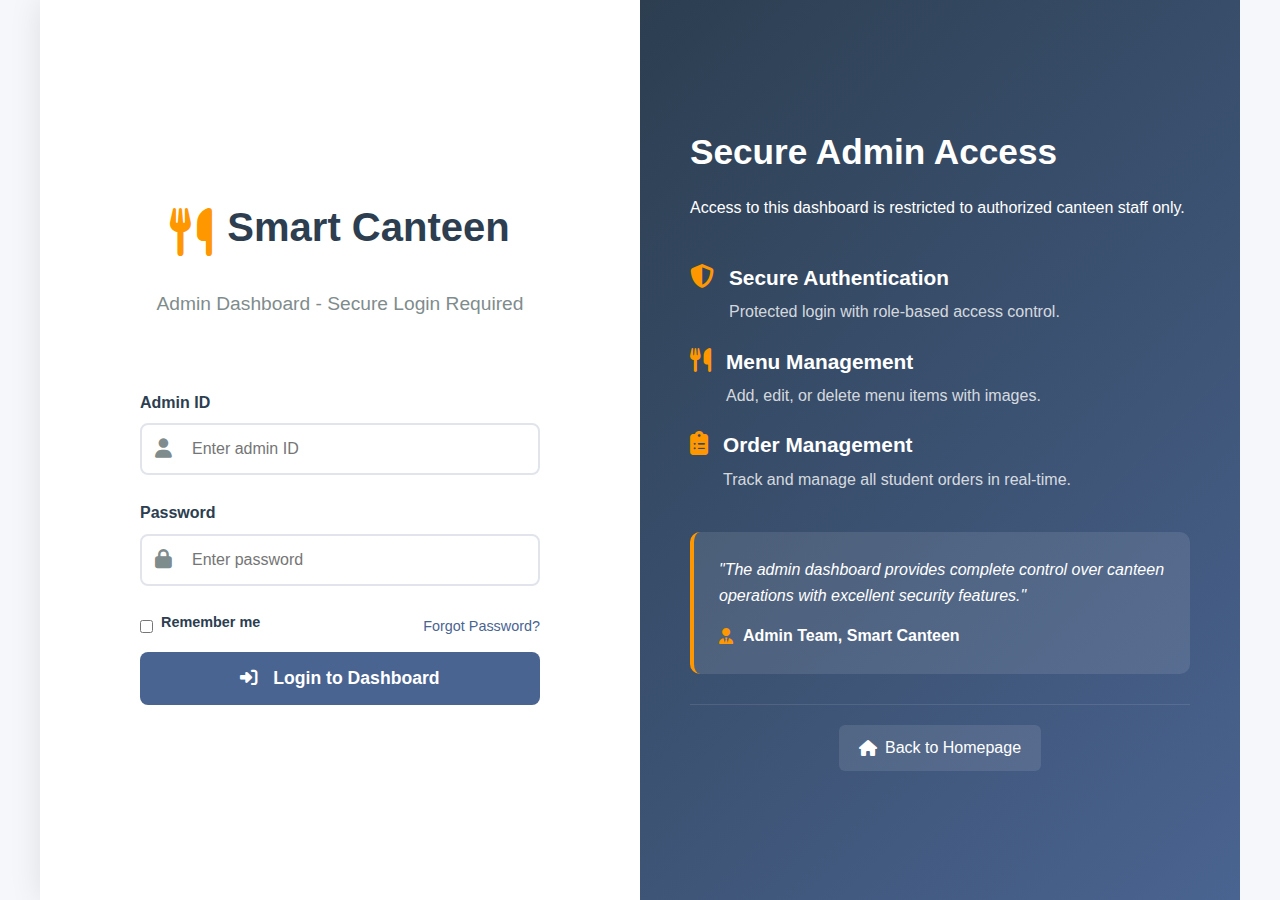
<file: admin-dashboard.html>
<!DOCTYPE html>
<html lang="en">
<head>
    <meta charset="UTF-8">
    <meta name="viewport" content="width=device-width, initial-scale=1.0">
    <title>Smart Canteen - Admin Dashboard</title>
    <link rel="stylesheet" href="https://cdnjs.cloudflare.com/ajax/libs/font-awesome/6.4.0/css/all.min.css">
    <style>
        * {
            margin: 0;
            padding: 0;
            box-sizing: border-box;
            font-family: 'Segoe UI', Tahoma, Geneva, Verdana, sans-serif;
        }
        
        body {
            background-color: #f5f7fa;
            color: #333;
            line-height: 1.6;
            min-height: 100vh;
            display: flex;
            justify-content: center;
            align-items: center;
        }
        
        .login-container {
            width: 100%;
            max-width: 1200px;
            display: flex;
            min-height: 100vh;
        }
        
        /* Login Form Section */
        .login-form-section {
            flex: 1;
            background-color: white;
            padding: 50px;
            display: flex;
            flex-direction: column;
            justify-content: center;
            box-shadow: 0 0 30px rgba(0, 0, 0, 0.1);
        }
        
        .login-header {
            text-align: center;
            margin-bottom: 40px;
        }
        
        .logo {
            display: flex;
            align-items: center;
            justify-content: center;
            margin-bottom: 20px;
        }
        
        .logo i {
            font-size: 3rem;
            margin-right: 15px;
            color: #ff9800;
        }
        
        h1 {
            font-size: 2.5rem;
            color: #2c3e50;
            margin-bottom: 10px;
        }
        
        .tagline {
            font-size: 1.2rem;
            color: #7f8c8d;
            margin-bottom: 30px;
        }
        
        .login-form {
            max-width: 400px;
            margin: 0 auto;
            width: 100%;
        }
        
        .form-group {
            margin-bottom: 25px;
        }
        
        label {
            display: block;
            margin-bottom: 8px;
            font-weight: 600;
            color: #2c3e50;
        }
        
        .input-with-icon {
            position: relative;
        }
        
        .input-with-icon i {
            position: absolute;
            left: 15px;
            top: 50%;
            transform: translateY(-50%);
            color: #7f8c8d;
            font-size: 1.2rem;
        }
        
        input, textarea, select {
            width: 100%;
            padding: 15px 15px 15px 50px;
            border: 2px solid #e1e5eb;
            border-radius: 8px;
            font-size: 16px;
            transition: border 0.3s;
        }
        
        textarea {
            min-height: 100px;
            resize: vertical;
            font-family: inherit;
            padding-left: 15px;
        }
        
        input:focus, textarea:focus, select:focus {
            border-color: #4a6491;
            outline: none;
        }
        
        .login-btn {
            background-color: #4a6491;
            color: white;
            border: none;
            padding: 16px;
            border-radius: 8px;
            cursor: pointer;
            font-weight: 600;
            width: 100%;
            transition: background-color 0.3s;
            font-size: 1.1rem;
            margin-top: 10px;
        }
        
        .login-btn:hover {
            background-color: #2c3e50;
        }
        
        .login-btn i {
            margin-right: 10px;
        }
        
        .error-message {
            background-color: #fdedec;
            color: #e74c3c;
            padding: 12px;
            border-radius: 6px;
            margin-bottom: 20px;
            display: none;
            text-align: center;
        }
        
        .error-message.show {
            display: block;
        }
        
        .remember-forgot {
            display: flex;
            justify-content: space-between;
            align-items: center;
            margin-top: 15px;
            font-size: 0.9rem;
        }
        
        .remember-me {
            display: flex;
            align-items: center;
        }
        
        .remember-me input {
            width: auto;
            margin-right: 8px;
        }
        
        .forgot-password {
            color: #4a6491;
            text-decoration: none;
            font-weight: 500;
        }
        
        .forgot-password:hover {
            text-decoration: underline;
        }
        
        /* Login Sidebar */
        .login-sidebar {
            flex: 1;
            background: linear-gradient(135deg, #2c3e50, #4a6491);
            color: white;
            padding: 50px;
            display: flex;
            flex-direction: column;
            justify-content: center;
        }
        
        .sidebar-content {
            max-width: 500px;
            margin: 0 auto;
        }
        
        .sidebar-title {
            font-size: 2.2rem;
            margin-bottom: 20px;
            line-height: 1.3;
        }
        
        .features-list {
            list-style: none;
            margin: 40px 0;
        }
        
        .features-list li {
            margin-bottom: 20px;
            display: flex;
            align-items: flex-start;
        }
        
        .features-list i {
            font-size: 1.5rem;
            margin-right: 15px;
            margin-top: 3px;
            color: #ff9800;
        }
        
        .feature-text h3 {
            font-size: 1.3rem;
            margin-bottom: 5px;
        }
        
        .feature-text p {
            color: rgba(255, 255, 255, 0.8);
            font-size: 1rem;
        }
        
        .testimonial {
            background-color: rgba(255, 255, 255, 0.1);
            padding: 25px;
            border-radius: 10px;
            margin-top: 40px;
            border-left: 4px solid #ff9800;
        }
        
        .testimonial p {
            font-style: italic;
            margin-bottom: 15px;
        }
        
        .testimonial-author {
            font-weight: 600;
            display: flex;
            align-items: center;
        }
        
        .testimonial-author i {
            margin-right: 10px;
            color: #ff9800;
        }
        
        /* Back to Home Link */
        .back-home-link {
            text-align: center;
            margin-top: 30px;
            padding-top: 20px;
            border-top: 1px solid rgba(255, 255, 255, 0.1);
        }
        
        .back-home-link a {
            color: white;
            text-decoration: none;
            display: inline-flex;
            align-items: center;
            gap: 8px;
            padding: 10px 20px;
            background-color: rgba(255, 255, 255, 0.1);
            border-radius: 6px;
            transition: all 0.3s;
        }
        
        .back-home-link a:hover {
            background-color: rgba(255, 255, 255, 0.2);
        }
        
        /* Admin Dashboard (Hidden by Default) */
        .admin-dashboard {
            display: none;
            width: 100%;
            min-height: 100vh;
        }
        
        /* Sidebar */
        .sidebar {
            width: 280px;
            background: linear-gradient(180deg, #2c3e50, #1a2530);
            color: white;
            padding: 20px 0;
            display: flex;
            flex-direction: column;
            box-shadow: 3px 0 10px rgba(0, 0, 0, 0.1);
            z-index: 100;
            position: fixed;
            height: 100vh;
            overflow-y: auto;
        }
        
        .logo-small {
            display: flex;
            align-items: center;
            justify-content: center;
            padding: 20px;
            border-bottom: 1px solid rgba(255, 255, 255, 0.1);
            margin-bottom: 20px;
        }
        
        .logo-small i {
            font-size: 1.8rem;
            margin-right: 10px;
            color: #ff9800;
        }
        
        .logo-small h1 {
            font-size: 1.5rem;
            font-weight: 600;
            color: white;
            margin: 0;
        }
        
        .nav-links {
            list-style: none;
            padding: 0 15px;
            flex: 1;
        }
        
        .nav-links li {
            margin-bottom: 5px;
        }
        
        .nav-links a {
            display: flex;
            align-items: center;
            color: #b0b7c3;
            text-decoration: none;
            padding: 12px 15px;
            border-radius: 8px;
            transition: all 0.3s;
        }
        
        .nav-links a:hover, .nav-links a.active {
            background-color: rgba(255, 255, 255, 0.1);
            color: white;
        }
        
        .nav-links i {
            margin-right: 12px;
            font-size: 1.2rem;
            width: 24px;
            text-align: center;
        }
        
        .admin-info {
            padding: 20px;
            border-top: 1px solid rgba(255, 255, 255, 0.1);
            display: flex;
            align-items: center;
        }
        
        .admin-avatar {
            width: 40px;
            height: 40px;
            border-radius: 50%;
            background-color: #ff9800;
            display: flex;
            align-items: center;
            justify-content: center;
            margin-right: 10px;
            font-weight: bold;
        }
        
        .admin-details h3 {
            font-size: 1rem;
            margin-bottom: 5px;
        }
        
        .admin-details p {
            font-size: 0.8rem;
            color: #b0b7c3;
        }
        
        /* Main content */
        .main-content {
            flex: 1;
            margin-left: 280px;
            padding: 30px;
        }
        
        .dashboard-content {
            background-color: white;
            border-radius: 12px;
            padding: 25px;
            box-shadow: 0 5px 15px rgba(0, 0, 0, 0.05);
            margin-bottom: 30px;
        }
        
        .dashboard-header {
            display: flex;
            justify-content: space-between;
            align-items: center;
            margin-bottom: 30px;
        }
        
        .dashboard-header h2 {
            font-size: 1.8rem;
            color: #2c3e50;
            display: flex;
            align-items: center;
            gap: 10px;
        }
        
        .stats-cards {
            display: grid;
            grid-template-columns: repeat(auto-fill, minmax(240px, 1fr));
            gap: 20px;
            margin-bottom: 30px;
        }
        
        .stat-card {
            background-color: white;
            border-radius: 12px;
            padding: 25px;
            box-shadow: 0 5px 15px rgba(0, 0, 0, 0.05);
            display: flex;
            align-items: center;
            border-left: 5px solid;
        }
        
        .stat-card:nth-child(1) { border-left-color: #3498db; }
        .stat-card:nth-child(2) { border-left-color: #f1c40f; }
        .stat-card:nth-child(3) { border-left-color: #9b59b6; }
        .stat-card:nth-child(4) { border-left-color: #2ecc71; }
        
        .stat-icon {
            width: 60px;
            height: 60px;
            border-radius: 12px;
            display: flex;
            align-items: center;
            justify-content: center;
            margin-right: 20px;
            font-size: 1.5rem;
            background-color: #f8f9fa;
        }
        
        .stat-info h3 {
            font-size: 1rem;
            color: #6c757d;
            margin-bottom: 5px;
        }
        
        .stat-info .stat-number {
            font-size: 1.8rem;
            font-weight: 700;
            color: #2c3e50;
        }
        
        /* Orders Table */
        .orders-table-container {
            background-color: white;
            border-radius: 12px;
            overflow: hidden;
            box-shadow: 0 5px 15px rgba(0, 0, 0, 0.05);
            margin-bottom: 30px;
        }
        
        .orders-table {
            width: 100%;
            border-collapse: collapse;
        }
        
        .orders-table thead {
            background-color: #f8f9fa;
        }
        
        .orders-table th {
            padding: 18px 15px;
            text-align: left;
            font-weight: 600;
            color: #2c3e50;
            border-bottom: 1px solid #e9ecef;
        }
        
        .orders-table td {
            padding: 15px;
            border-bottom: 1px solid #e9ecef;
            vertical-align: middle;
        }
        
        .orders-table tbody tr {
            transition: background-color 0.2s;
        }
        
        .orders-table tbody tr:hover {
            background-color: #f8f9fa;
        }
        
        .order-id {
            font-weight: 600;
            color: #3498db;
        }
        
        .status-badge {
            padding: 6px 12px;
            border-radius: 20px;
            font-size: 0.85rem;
            font-weight: 600;
            display: inline-block;
        }
        
        .status-pending {
            background-color: #fef9e7;
            color: #f1c40f;
        }
        
        .status-processing {
            background-color: #f4ecf7;
            color: #9b59b6;
        }
        
        .status-ready {
            background-color: #e8f6f3;
            color: #1abc9c;
        }
        
        .status-completed {
            background-color: #eafaf1;
            color: #27ae60;
        }
        
        .action-buttons {
            display: flex;
            gap: 8px;
        }
        
        .action-btn {
            padding: 8px 12px;
            border: none;
            border-radius: 6px;
            cursor: pointer;
            font-size: 0.85rem;
            font-weight: 600;
            transition: all 0.3s;
            display: flex;
            align-items: center;
            justify-content: center;
        }
        
        .action-btn i {
            margin-right: 5px;
        }
        
        .btn-process {
            background-color: #3498db;
            color: white;
        }
        
        .btn-process:hover {
            background-color: #2980b9;
        }
        
        .btn-ready {
            background-color: #2ecc71;
            color: white;
        }
        
        .btn-ready:hover {
            background-color: #27ae60;
        }
        
        .btn-complete {
            background-color: #9b59b6;
            color: white;
        }
        
        .btn-complete:hover {
            background-color: #8e44ad;
        }
        
        /* Menu Management Section */
        .menu-management {
            background-color: white;
            border-radius: 12px;
            padding: 25px;
            box-shadow: 0 5px 15px rgba(0, 0, 0, 0.05);
            margin-bottom: 30px;
        }
        
        .menu-management-header {
            display: flex;
            justify-content: space-between;
            align-items: center;
            margin-bottom: 20px;
        }
        
        .menu-management-header h3 {
            color: #2c3e50;
            font-size: 1.3rem;
            display: flex;
            align-items: center;
            gap: 10px;
        }
        
        .add-item-btn {
            background-color: #27ae60;
            color: white;
            border: none;
            padding: 10px 20px;
            border-radius: 8px;
            cursor: pointer;
            font-weight: 600;
            display: flex;
            align-items: center;
            gap: 8px;
            transition: all 0.3s;
        }
        
        .add-item-btn:hover {
            background-color: #219653;
        }
        
        .menu-items-grid {
            display: grid;
            grid-template-columns: repeat(auto-fill, minmax(250px, 1fr));
            gap: 20px;
            margin-bottom: 20px;
        }
        
        .menu-item-card {
            background: #f8f9fa;
            border-radius: 10px;
            overflow: hidden;
            border: 1px solid #e9ecef;
            transition: all 0.3s;
        }
        
        .menu-item-card:hover {
            transform: translateY(-5px);
            box-shadow: 0 10px 20px rgba(0, 0, 0, 0.1);
        }
        
        .menu-item-image {
            height: 160px;
            background-color: #e9ecef;
            display: flex;
            align-items: center;
            justify-content: center;
            overflow: hidden;
            position: relative;
        }
        
        .menu-item-image img {
            width: 100%;
            height: 100%;
            object-fit: cover;
        }
        
        .menu-item-image .placeholder {
            font-size: 2.5rem;
            color: #adb5bd;
        }
        
        .menu-item-details {
            padding: 15px;
        }
        
        .menu-item-name {
            font-weight: 600;
            color: #2c3e50;
            margin-bottom: 5px;
            font-size: 1.1rem;
        }
        
        .menu-item-price {
            color: #27ae60;
            font-weight: bold;
            margin-bottom: 10px;
            font-size: 1.2rem;
        }
        
        .menu-item-description {
            font-size: 0.9rem;
            color: #666;
            margin-bottom: 10px;
            line-height: 1.4;
        }
        
        .menu-item-actions {
            display: flex;
            gap: 8px;
            margin-top: 10px;
        }
        
        .menu-item-btn {
            flex: 1;
            padding: 6px 10px;
            border: none;
            border-radius: 5px;
            cursor: pointer;
            font-size: 0.85rem;
            font-weight: 600;
            display: flex;
            align-items: center;
            justify-content: center;
            gap: 5px;
            transition: all 0.3s;
        }
        
        .edit-item-btn {
            background-color: #3498db;
            color: white;
        }
        
        .edit-item-btn:hover {
            background-color: #2980b9;
        }
        
        .delete-item-btn {
            background-color: #e74c3c;
            color: white;
        }
        
        .delete-item-btn:hover {
            background-color: #c0392b;
        }
        
        /* Add New Item Form */
        .add-item-form {
            background: #f8f9fa;
            border-radius: 10px;
            padding: 20px;
            margin-top: 20px;
            border: 2px dashed #dee2e6;
            display: none;
        }
        
        .add-item-form.show {
            display: block;
        }
        
        .add-item-form h4 {
            color: #2c3e50;
            margin-bottom: 15px;
            display: flex;
            align-items: center;
            gap: 10px;
        }
        
        .form-row {
            display: grid;
            grid-template-columns: repeat(auto-fit, minmax(200px, 1fr));
            gap: 15px;
            margin-bottom: 15px;
        }
        
        .form-row label {
            font-size: 0.9rem;
            margin-bottom: 5px;
            color: #444;
        }
        
        .form-row input,
        .form-row textarea,
        .form-row select {
            padding: 10px;
            border: 1px solid #ced4da;
            border-radius: 6px;
            font-size: 0.95rem;
            width: 100%;
            padding-left: 15px;
        }
        
        .form-row textarea {
            min-height: 80px;
            resize: vertical;
        }
        
        .image-upload-area {
            border: 2px dashed #dee2e6;
            border-radius: 8px;
            padding: 20px;
            text-align: center;
            cursor: pointer;
            transition: all 0.3s;
            margin-bottom: 15px;
        }
        
        .image-upload-area:hover {
            border-color: #4a6491;
            background-color: rgba(74, 100, 145, 0.05);
        }
        
        .image-upload-area i {
            font-size: 2rem;
            color: #6c757d;
            margin-bottom: 10px;
        }
        
        .image-upload-text {
            color: #6c757d;
            margin-bottom: 10px;
        }
        
        .image-upload-area img {
            max-width: 100%;
            max-height: 150px;
            border-radius: 6px;
            margin-bottom: 10px;
        }
        
        .form-actions {
            display: flex;
            gap: 10px;
            justify-content: flex-end;
        }
        
        .cancel-btn {
            background-color: #6c757d;
            color: white;
            border: none;
            padding: 10px 20px;
            border-radius: 6px;
            cursor: pointer;
            font-weight: 600;
        }
        
        .save-btn {
            background-color: #27ae60;
            color: white;
            border: none;
            padding: 10px 20px;
            border-radius: 6px;
            cursor: pointer;
            font-weight: 600;
        }
        
        /* Responsive styles */
        @media (max-width: 992px) {
            .sidebar {
                width: 100%;
                height: auto;
                position: relative;
            }
            
            .main-content {
                margin-left: 0;
            }
        }
        
        @media (max-width: 768px) {
            .stats-cards {
                grid-template-columns: repeat(2, 1fr);
            }
            
            .menu-items-grid {
                grid-template-columns: repeat(2, 1fr);
            }
            
            .form-row {
                grid-template-columns: 1fr;
            }
        }
        
        @media (max-width: 576px) {
            .stats-cards {
                grid-template-columns: 1fr;
            }
            
            .menu-items-grid {
                grid-template-columns: 1fr;
            }
            
            .menu-management-header {
                flex-direction: column;
                align-items: flex-start;
                gap: 15px;
            }
        }
    </style>
</head>
<body>
    <!-- Login Page -->
    <div class="login-container" id="loginContainer">
        <div class="login-form-section">
            <div class="login-header">
                <div class="logo">
                    <i class="fas fa-utensils"></i>
                    <h1>Smart Canteen</h1>
                </div>
                <p class="tagline">Admin Dashboard - Secure Login Required</p>
            </div>
            
            <div class="error-message" id="errorMessage">
                <i class="fas fa-exclamation-circle"></i> Invalid admin ID or password. Please try again.
            </div>
            
            <form class="login-form" id="loginForm">
                <div class="form-group">
                    <label for="adminId">Admin ID</label>
                    <div class="input-with-icon">
                        <i class="fas fa-user"></i>
                        <input type="text" id="adminId" placeholder="Enter admin ID" required>
                    </div>
                </div>
                
                <div class="form-group">
                    <label for="password">Password</label>
                    <div class="input-with-icon">
                        <i class="fas fa-lock"></i>
                        <input type="password" id="password" placeholder="Enter password" required>
                    </div>
                </div>
                
                <div class="remember-forgot">
                    <div class="remember-me">
                        <input type="checkbox" id="rememberMe">
                        <label for="rememberMe">Remember me</label>
                    </div>
                    <a href="#" class="forgot-password">Forgot Password?</a>
                </div>
                
                <button type="submit" class="login-btn">
                    <i class="fas fa-sign-in-alt"></i> Login to Dashboard
                </button>
            </form>
        </div>
        
        <div class="login-sidebar">
            <div class="sidebar-content">
                <h2 class="sidebar-title">Secure Admin Access</h2>
                <p>Access to this dashboard is restricted to authorized canteen staff only.</p>
                
                <ul class="features-list">
                    <li>
                        <i class="fas fa-shield-alt"></i>
                        <div class="feature-text">
                            <h3>Secure Authentication</h3>
                            <p>Protected login with role-based access control.</p>
                        </div>
                    </li>
                    <li>
                        <i class="fas fa-utensils"></i>
                        <div class="feature-text">
                            <h3>Menu Management</h3>
                            <p>Add, edit, or delete menu items with images.</p>
                        </div>
                    </li>
                    <li>
                        <i class="fas fa-clipboard-list"></i>
                        <div class="feature-text">
                            <h3>Order Management</h3>
                            <p>Track and manage all student orders in real-time.</p>
                        </div>
                    </li>
                </ul>
                
                <div class="testimonial">
                    <p>"The admin dashboard provides complete control over canteen operations with excellent security features."</p>
                    <div class="testimonial-author">
                        <i class="fas fa-user-tie"></i>
                        <span>Admin Team, Smart Canteen</span>
                    </div>
                </div>
                
                <div class="back-home-link">
                    <a href="index.html">
                        <i class="fas fa-home"></i> Back to Homepage
                    </a>
                </div>
            </div>
        </div>
    </div>
    
    <!-- Admin Dashboard (Initially Hidden) -->
    <div class="admin-dashboard" id="adminDashboard">
        <!-- Sidebar -->
        <div class="sidebar">
            <div class="logo-small">
                <i class="fas fa-utensils"></i>
                <h1>Smart Canteen</h1>
            </div>
            
            <ul class="nav-links">
                <li><a href="#" class="active" id="dashboardLink"><i class="fas fa-tachometer-alt"></i> Dashboard</a></li>
                <li><a href="#" id="ordersLink"><i class="fas fa-clipboard-list"></i> Orders</a></li>
                <li><a href="#" id="menuLink"><i class="fas fa-utensils"></i> Menu Items</a></li>
                <li><a href="#" id="logoutLink"><i class="fas fa-sign-out-alt"></i> Logout</a></li>
            </ul>
            
            <div class="admin-info">
                <div class="admin-avatar">
                    A
                </div>
                <div class="admin-details">
                    <h3>Admin User</h3>
                    <p>Canteen Administrator</p>
                </div>
            </div>
        </div>
        
        <!-- Main Content -->
        <div class="main-content">
            <div class="dashboard-header">
                <h2><i class="fas fa-tachometer-alt"></i> Admin Dashboard</h2>
                <div id="currentDate"></div>
            </div>
            
            <!-- Stats Cards -->
            <div class="stats-cards">
                <div class="stat-card">
                    <div class="stat-icon">
                        <i class="fas fa-shopping-cart"></i>
                    </div>
                    <div class="stat-info">
                        <h3>Total Orders</h3>
                        <div class="stat-number" id="totalOrders">0</div>
                    </div>
                </div>
                
                <div class="stat-card">
                    <div class="stat-icon">
                        <i class="fas fa-clock"></i>
                    </div>
                    <div class="stat-info">
                        <h3>Pending</h3>
                        <div class="stat-number" id="pendingOrders">0</div>
                    </div>
                </div>
                
                <div class="stat-card">
                    <div class="stat-icon">
                        <i class="fas fa-utensils"></i>
                    </div>
                    <div class="stat-info">
                        <h3>Menu Items</h3>
                        <div class="stat-number" id="menuItemsCount">0</div>
                    </div>
                </div>
                
                <div class="stat-card">
                    <div class="stat-icon">
                        <i class="fas fa-check-circle"></i>
                    </div>
                    <div class="stat-info">
                        <h3>Completed</h3>
                        <div class="stat-number" id="completedOrders">0</div>
                    </div>
                </div>
            </div>
            
            <!-- Orders Section -->
            <div class="dashboard-content" id="ordersSection">
                <h3 style="margin-bottom: 20px; color: #2c3e50; display: flex; align-items: center; gap: 10px;">
                    <i class="fas fa-clipboard-list"></i> Recent Orders
                </h3>
                
                <div class="orders-table-container">
                    <table class="orders-table">
                        <thead>
                            <tr>
                                <th>Order ID</th>
                                <th>Student</th>
                                <th>Items</th>
                                <th>Total</th>
                                <th>Status</th>
                                <th>Actions</th>
                            </tr>
                        </thead>
                        <tbody id="ordersTableBody">
                            <!-- Orders will be dynamically added here -->
                            <tr>
                                <td colspan="6" style="text-align: center; padding: 40px; color: #666;">
                                    <i class="fas fa-shopping-cart" style="font-size: 2rem; margin-bottom: 15px; display: block; color: #ddd;"></i>
                                    No orders yet
                                </td>
                            </tr>
                        </tbody>
                    </table>
                </div>
            </div>
            
            <!-- Menu Items Section -->
            <div class="menu-management" id="menuSection" style="display: none;">
                <div class="menu-management-header">
                    <h3><i class="fas fa-utensils"></i> Menu Items Management</h3>
                    <button class="add-item-btn" id="addItemBtn">
                        <i class="fas fa-plus"></i> Add New Item
                    </button>
                </div>
                
                <!-- Menu Items Grid -->
                <div class="menu-items-grid" id="menuItemsGrid">
                    <!-- Menu items will be dynamically added here -->
                </div>
                
                <!-- Add New Item Form -->
                <div class="add-item-form" id="addItemForm">
                    <h4><i class="fas fa-plus-circle"></i> Add New Menu Item</h4>
                    
                    <div class="form-row">
                        <div>
                            <label for="itemName">Item Name *</label>
                            <input type="text" id="itemName" placeholder="Enter item name" required>
                        </div>
                        <div>
                            <label for="itemPrice">Price (₹) *</label>
                            <input type="number" id="itemPrice" placeholder="Enter price" min="0" step="1" required>
                        </div>
                    </div>
                    
                    <div class="form-row">
                        <div>
                            <label for="itemDescription">Description *</label>
                            <textarea id="itemDescription" placeholder="Enter item description" required></textarea>
                        </div>
                    </div>
                    
                    <div class="form-row">
                        <div>
                            <label for="itemIcon">Icon Class (FontAwesome)</label>
                            <input type="text" id="itemIcon" placeholder="fas fa-utensils" value="fas fa-utensils">
                            <small style="color: #666; font-size: 0.8rem;">Use FontAwesome icon classes like: fas fa-utensils, fas fa-bread-slice, etc.</small>
                        </div>
                    </div>
                    
                    <div class="form-row">
                        <div>
                            <label>Item Image</label>
                            <div class="image-upload-area" id="imageUploadArea">
                                <div id="imageUploadContent">
                                    <i class="fas fa-cloud-upload-alt"></i>
                                    <div class="image-upload-text">Click to upload item image</div>
                                    <small style="color: #999;">Recommended: 400x300px, JPG/PNG format</small>
                                </div>
                                <img id="imagePreview" style="display: none;">
                                <input type="file" id="imageInput" accept="image/*" style="display: none;">
                            </div>
                        </div>
                    </div>
                    
                    <div class="form-actions">
                        <button type="button" class="cancel-btn" id="cancelAddBtn">Cancel</button>
                        <button type="button" class="save-btn" id="saveItemBtn">Save Item</button>
                    </div>
                </div>
            </div>
        </div>
    </div>

        <script>
        // DOM Elements
        const loginContainer = document.getElementById('loginContainer');
        const adminDashboard = document.getElementById('adminDashboard');
        const loginForm = document.getElementById('loginForm');
        const errorMessage = document.getElementById('errorMessage');
        const dashboardLink = document.getElementById('dashboardLink');
        const ordersLink = document.getElementById('ordersLink');
        const menuLink = document.getElementById('menuLink');
        const logoutLink = document.getElementById('logoutLink');
        const currentDateElement = document.getElementById('currentDate');
        const ordersTableBody = document.getElementById('ordersTableBody');
        const totalOrdersElement = document.getElementById('totalOrders');
        const pendingOrdersElement = document.getElementById('pendingOrders');
        const menuItemsCountElement = document.getElementById('menuItemsCount');
        const completedOrdersElement = document.getElementById('completedOrders');
        
        // Menu management elements
        const menuSection = document.getElementById('menuSection');
        const menuItemsGrid = document.getElementById('menuItemsGrid');
        const addItemBtn = document.getElementById('addItemBtn');
        const addItemForm = document.getElementById('addItemForm');
        const cancelAddBtn = document.getElementById('cancelAddBtn');
        const saveItemBtn = document.getElementById('saveItemBtn');
        const imageUploadArea = document.getElementById('imageUploadArea');
        const imageInput = document.getElementById('imageInput');
        const imagePreview = document.getElementById('imagePreview');
        const imageUploadContent = document.getElementById('imageUploadContent');

        // Admin credentials
        const ADMIN_CREDENTIALS = {
            id: "admin",
            password: "admin123"
        };

        // Default menu items (same as student dashboard)
        const defaultMenuItems = [
            {
                id: 1,
                name: "Parota",
                description: "Crispy 2 Parota with chutney & sambar.",
                price: 40,
                image: "https://images.unsplash.com/photo-1631452180519-c014fe946bc7?ixlib=rb-4.0.3&auto=format&fit=crop&w=1074&q=80",
                imageIcon: "fas fa-bread-slice"
            },
            {
                id: 2,
                name: "Dosa",
                description: "Crispy set dosa served with chutney & sambar.",
                price: 40,
                image: "https://images.unsplash.com/photo-1633510989822-67d4f5e8d5f3?ixlib=rb-4.0.3&auto=format&fit=crop&w=1074&q=80",
                imageIcon: "fas fa-pancakes"
            },
            {
                id: 3,
                name: "Poori",
                description: "Fried 3 poori with chutney & sambar.",
                price: 40,
                image: "https://images.unsplash.com/photo-1631929363973-6c6a34d37584?ixlib=rb-4.0.3&auto=format&fit=crop&w=1074&q=80",
                imageIcon: "fas fa-drumstick-bite"
            },
            {
                id: 4,
                name: "Full Meals",
                description: "Complete Full meal with rice, sambar, rasam, curd and vegetables.",
                price: 50,
                image: "https://images.unsplash.com/photo-1563379091339-03246963d9d6?ixlib=rb-4.0.3&auto=format&fit=crop&w=1074&q=80",
                imageIcon: "fas fa-utensils"
            },
            {
                id: 5,
                name: "Bajji",
                description: "Spicy Bajji served with chutney.",
                price: 5,
                image: "https://images.unsplash.com/photo-1585937421612-70ca003675ed?ixlib=rb-4.0.3&auto=format&fit=crop&w=1074&q=80",
                imageIcon: "fas fa-pepper-hot"
            },
            {
                id: 6,
                name: "Curd Rice",
                description: "Fresh curd rice with tempering.",
                price: 40,
                image: "https://images.unsplash.com/photo-1563379926898-05f4575a45d8?ixlib=rb-4.0.3&auto=format&fit=crop&w=1074&q=80",
                imageIcon: "fas fa-bowl-rice"
            }
        ];

        // Initialize
        document.addEventListener('DOMContentLoaded', function() {
            // Check if already logged in
            const isLoggedIn = localStorage.getItem('adminLoggedIn') === 'true';
            if (isLoggedIn) {
                showDashboard();
            }
            
            // Initialize menu items in localStorage if not exists
            if (!localStorage.getItem('canteenMenuItems')) {
                localStorage.setItem('canteenMenuItems', JSON.stringify(defaultMenuItems));
            }
            
            // Set current date
            updateCurrentDate();
            
            // Event listeners
            loginForm.addEventListener('submit', handleLogin);
            dashboardLink.addEventListener('click', () => showSection('dashboard'));
            ordersLink.addEventListener('click', () => showSection('orders'));
            menuLink.addEventListener('click', () => showSection('menu'));
            logoutLink.addEventListener('click', handleLogout);
            
            // Menu management events
            addItemBtn.addEventListener('click', showAddItemForm);
            cancelAddBtn.addEventListener('click', hideAddItemForm);
            saveItemBtn.addEventListener('click', saveMenuItem);
            imageUploadArea.addEventListener('click', () => imageInput.click());
            imageInput.addEventListener('change', handleImageUpload);
        });

        // Update current date
        function updateCurrentDate() {
            const now = new Date();
            const options = { 
                weekday: 'long', 
                year: 'numeric', 
                month: 'long', 
                day: 'numeric' 
            };
            currentDateElement.textContent = now.toLocaleDateString('en-US', options);
        }

        // Handle login
        function handleLogin(e) {
            e.preventDefault();
            
            const adminId = document.getElementById('adminId').value;
            const password = document.getElementById('password').value;
            
            if (adminId === ADMIN_CREDENTIALS.id && password === ADMIN_CREDENTIALS.password) {
                // Successful login
                localStorage.setItem('adminLoggedIn', 'true');
                showDashboard();
            } else {
                // Failed login
                errorMessage.classList.add('show');
                setTimeout(() => {
                    errorMessage.classList.remove('show');
                }, 3000);
            }
        }

        // Show dashboard
        function showDashboard() {
            loginContainer.style.display = 'none';
            adminDashboard.style.display = 'flex';
            showSection('dashboard');
            startOrderPolling();
        }

        // Show different sections
        function showSection(section) {
            // Update active nav link
            document.querySelectorAll('.nav-links a').forEach(link => {
                link.classList.remove('active');
            });
            
            if (section === 'dashboard') {
                dashboardLink.classList.add('active');
                loadOrders();
                updateMenuStats();
            } else if (section === 'orders') {
                ordersLink.classList.add('active');
                loadOrders();
            } else if (section === 'menu') {
                menuLink.classList.add('active');
                loadMenuItems();
            }
            
            // Show/hide sections
            const ordersSection = document.getElementById('ordersSection');
            const menuSection = document.getElementById('menuSection');
            
            if (section === 'dashboard' || section === 'orders') {
                ordersSection.style.display = 'block';
                menuSection.style.display = 'none';
            } else if (section === 'menu') {
                ordersSection.style.display = 'none';
                menuSection.style.display = 'block';
            }
        }

        // Handle logout
        function handleLogout(e) {
            e.preventDefault();
            localStorage.removeItem('adminLoggedIn');
            adminDashboard.style.display = 'none';
            loginContainer.style.display = 'flex';
            
            // Clear form
            document.getElementById('adminId').value = '';
            document.getElementById('password').value = '';
        }

        // Load orders from localStorage
        function loadOrders() {
            const orders = JSON.parse(localStorage.getItem('canteenOrders') || '[]');
            
            // Update stats
            updateOrderStats(orders);
            
            // Update orders table
            updateOrdersTable(orders);
        }

        // Update order statistics
        function updateOrderStats(orders) {
            const total = orders.length;
            const pending = orders.filter(order => order.status === 'pending').length;
            const completed = orders.filter(order => order.status === 'completed').length;
            
            totalOrdersElement.textContent = total;
            pendingOrdersElement.textContent = pending;
            completedOrdersElement.textContent = completed;
        }

        // Update menu items count
        function updateMenuStats() {
            const menuItems = JSON.parse(localStorage.getItem('canteenMenuItems') || '[]');
            menuItemsCountElement.textContent = menuItems.length;
        }

        // Update orders table
        function updateOrdersTable(orders) {
            if (orders.length === 0) {
                ordersTableBody.innerHTML = `
                    <tr>
                        <td colspan="6" style="text-align: center; padding: 40px; color: #666;">
                            <i class="fas fa-shopping-cart" style="font-size: 2rem; margin-bottom: 15px; display: block; color: #ddd;"></i>
                            No orders yet
                        </td>
                    </tr>
                `;
                return;
            }
            
            // Sort orders by most recent first
            orders.sort((a, b) => new Date(b.orderTime || 0) - new Date(a.orderTime || 0));
            
            ordersTableBody.innerHTML = orders.map(order => {
                // Format items list
                let itemsList = '';
                if (Array.isArray(order.items)) {
                    itemsList = order.items.map(item => 
                        `${item.name} x${item.quantity}`
                    ).join('<br>');
                } else {
                    itemsList = order.items || 'N/A';
                }
                
                // Get status badge
                let statusBadge = '';
                switch(order.status) {
                    case 'pending':
                        statusBadge = '<span class="status-badge status-pending">Pending</span>';
                        break;
                    case 'processing':
                        statusBadge = '<span class="status-badge status-processing">Processing</span>';
                        break;
                    case 'ready':
                        statusBadge = '<span class="status-badge status-ready">Ready</span>';
                        break;
                    case 'completed':
                        statusBadge = '<span class="status-badge status-completed">Completed</span>';
                        break;
                    default:
                        statusBadge = '<span class="status-badge status-pending">Pending</span>';
                }
                
                // Get action buttons based on status
                let actionButtons = '';
                switch(order.status) {
                    case 'pending':
                        actionButtons = `
                            <button class="action-btn btn-process" onclick="updateOrderStatus('${order.id}', 'processing')">
                                <i class="fas fa-play"></i> Process
                            </button>
                        `;
                        break;
                    case 'processing':
                        actionButtons = `
                            <button class="action-btn btn-ready" onclick="updateOrderStatus('${order.id}', 'ready')">
                                <i class="fas fa-check"></i> Ready
                            </button>
                        `;
                        break;
                    case 'ready':
                        actionButtons = `
                            <button class="action-btn btn-complete" onclick="updateOrderStatus('${order.id}', 'completed')">
                                <i class="fas fa-check-double"></i> Complete
                            </button>
                        `;
                        break;
                    case 'completed':
                        actionButtons = `
                            <button class="action-btn" style="background-color: #95a5a6; color: white;" disabled>
                                <i class="fas fa-check-circle"></i> Done
                            </button>
                        `;
                        break;
                }
                
                return `
                    <tr>
                        <td class="order-id">${order.id}</td>
                        <td>${order.studentName || 'Guest'}<br><small>${order.studentUSN || ''}</small></td>
                        <td>${itemsList}</td>
                        <td>₹${order.total || 0}</td>
                        <td>${statusBadge}</td>
                        <td>
                            <div class="action-buttons">
                                ${actionButtons}
                            </div>
                        </td>
                    </tr>
                `;
            }).join('');
        }

        // Update order status
        function updateOrderStatus(orderId, newStatus) {
            let orders = JSON.parse(localStorage.getItem('canteenOrders') || '[]');
            const orderIndex = orders.findIndex(order => order.id === orderId);
            
            if (orderIndex !== -1) {
                // Update order status
                orders[orderIndex].status = newStatus;
                orders[orderIndex].updatedAt = new Date().toISOString();
                
                // Save updated orders
                localStorage.setItem('canteenOrders', JSON.stringify(orders));
                
                // Create notification for student
                const notification = {
                    orderId: orderId,
                    status: newStatus,
                    timestamp: new Date().toISOString(),
                    message: `Your order ${orderId} status changed to ${newStatus}`
                };
                
                localStorage.setItem(`studentNotification_${orderId}`, JSON.stringify(notification));
                
                // Reload orders
                loadOrders();
                
                // Show success message
                alert(`Order ${orderId} updated to ${newStatus}`);
            }
        }

        // Load menu items
        function loadMenuItems() {
            const menuItems = JSON.parse(localStorage.getItem('canteenMenuItems') || '[]');
            menuItemsGrid.innerHTML = '';
            
            if (menuItems.length === 0) {
                menuItemsGrid.innerHTML = `
                    <div style="grid-column: 1 / -1; text-align: center; padding: 40px; color: #666;">
                        <i class="fas fa-utensils" style="font-size: 3rem; margin-bottom: 15px; display: block; color: #ddd;"></i>
                        <p>No menu items found. Add your first item!</p>
                    </div>
                `;
                return;
            }
            
            menuItems.forEach(item => {
                const menuItemCard = document.createElement('div');
                menuItemCard.className = 'menu-item-card';
                
                // Check if image exists in saved images
                const savedImages = JSON.parse(localStorage.getItem('canteenFoodImages') || '[]');
                const savedImage = savedImages.find(img => img.id === item.id);
                const imageUrl = savedImage?.image || item.image || '';
                
                menuItemCard.innerHTML = `
                    <div class="menu-item-image">
                        ${imageUrl ? 
                            `<img src="${imageUrl}" alt="${item.name}" onerror="this.style.display='none'; this.nextElementSibling.style.display='flex';">` : 
                            ''
                        }
                        <div class="placeholder" style="display: ${imageUrl ? 'none' : 'flex'};">
                            <i class="${item.imageIcon || 'fas fa-utensils'}"></i>
                        </div>
                    </div>
                    <div class="menu-item-details">
                        <div class="menu-item-name">${item.name}</div>
                        <div class="menu-item-price">₹${item.price}</div>
                        <div class="menu-item-description">${item.description}</div>
                        <div class="menu-item-actions">
                            <button class="menu-item-btn edit-item-btn" onclick="editMenuItem(${item.id})">
                                <i class="fas fa-edit"></i> Edit
                            </button>
                            <button class="menu-item-btn delete-item-btn" onclick="deleteMenuItem(${item.id})">
                                <i class="fas fa-trash"></i> Delete
                            </button>
                        </div>
                    </div>
                `;
                
                menuItemsGrid.appendChild(menuItemCard);
            });
            
            updateMenuStats();
        }

        // Show add item form
        function showAddItemForm() {
            addItemForm.classList.add('show');
            addItemBtn.style.display = 'none';
            
            // Reset form
            document.getElementById('itemName').value = '';
            document.getElementById('itemPrice').value = '';
            document.getElementById('itemDescription').value = '';
            document.getElementById('itemIcon').value = 'fas fa-utensils';
            imagePreview.style.display = 'none';
            imageUploadContent.style.display = 'block';
            imageInput.value = '';
        }

        // Hide add item form
        function hideAddItemForm() {
            addItemForm.classList.remove('show');
            addItemBtn.style.display = 'flex';
        }

        // Handle image upload
        function handleImageUpload(e) {
            const file = e.target.files[0];
            if (!file) return;
            
            if (!file.type.match('image.*')) {
                alert('Please select an image file (JPG, PNG, etc.)');
                return;
            }
            
            if (file.size > 2 * 1024 * 1024) {
                alert('Image size should be less than 2MB');
                return;
            }
            
            const reader = new FileReader();
            reader.onload = function(e) {
                imagePreview.src = e.target.result;
                imagePreview.style.display = 'block';
                imageUploadContent.style.display = 'none';
            };
            reader.readAsDataURL(file);
        }

        // Save menu item
        function saveMenuItem() {
            const name = document.getElementById('itemName').value.trim();
            const price = document.getElementById('itemPrice').value.trim();
            const description = document.getElementById('itemDescription').value.trim();
            const icon = document.getElementById('itemIcon').value.trim();
            const image = imagePreview.style.display === 'block' ? imagePreview.src : '';
            
            // Validate
            if (!name || !price || !description) {
                alert('Please fill in all required fields');
                return;
            }
            
            if (isNaN(price) || Number(price) <= 0) {
                alert('Please enter a valid price');
                return;
            }
            
            // Get existing menu items
            let menuItems = JSON.parse(localStorage.getItem('canteenMenuItems') || '[]');
            
            // Create new item
            const newItem = {
                id: Date.now(), // Unique ID
                name: name,
                price: Number(price),
                description: description,
                image: image,
                imageIcon: icon || 'fas fa-utensils'
            };
            
            // Add to menu items
            menuItems.push(newItem);
            localStorage.setItem('canteenMenuItems', JSON.stringify(menuItems));
            
            // Save image if uploaded
            if (image) {
                const savedImages = JSON.parse(localStorage.getItem('canteenFoodImages') || '[]');
                savedImages.push({
                    id: newItem.id,
                    name: name,
                    image: image
                });
                localStorage.setItem('canteenFoodImages', JSON.stringify(savedImages));
            }
            
            // Hide form and reload
            hideAddItemForm();
            loadMenuItems();
            
            alert('Menu item added successfully!');
        }

        // Edit menu item
        function editMenuItem(itemId) {
            const menuItems = JSON.parse(localStorage.getItem('canteenMenuItems') || '[]');
            const item = menuItems.find(item => item.id === itemId);
            
            if (!item) {
                alert('Item not found!');
                return;
            }
            
            // For now, we'll use a simple prompt for editing
            const newName = prompt('Enter new item name:', item.name);
            if (newName === null) return;
            
            const newPrice = prompt('Enter new price:', item.price);
            if (newPrice === null) return;
            
            const newDescription = prompt('Enter new description:', item.description);
            if (newDescription === null) return;
            
            // Update item
            item.name = newName;
            item.price = Number(newPrice);
            item.description = newDescription;
            
            // Save
            localStorage.setItem('canteenMenuItems', JSON.stringify(menuItems));
            loadMenuItems();
            
            alert('Item updated successfully!');
        }

        // Delete menu item
        function deleteMenuItem(itemId) {
            if (!confirm('Are you sure you want to delete this menu item?')) {
                return;
            }
            
            let menuItems = JSON.parse(localStorage.getItem('canteenMenuItems') || '[]');
            menuItems = menuItems.filter(item => item.id !== itemId);
            
            // Also remove from saved images
            let savedImages = JSON.parse(localStorage.getItem('canteenFoodImages') || '[]');
            savedImages = savedImages.filter(img => img.id !== itemId);
            
            localStorage.setItem('canteenMenuItems', JSON.stringify(menuItems));
            localStorage.setItem('canteenFoodImages', JSON.stringify(savedImages));
            
            loadMenuItems();
            alert('Menu item deleted successfully!');
        }

        // Start polling for new orders
        function startOrderPolling() {
            // Check for new orders every 5 seconds
            setInterval(() => {
                loadOrders();
            }, 5000);
        }
    </script>
</body>
</html>
</file>
